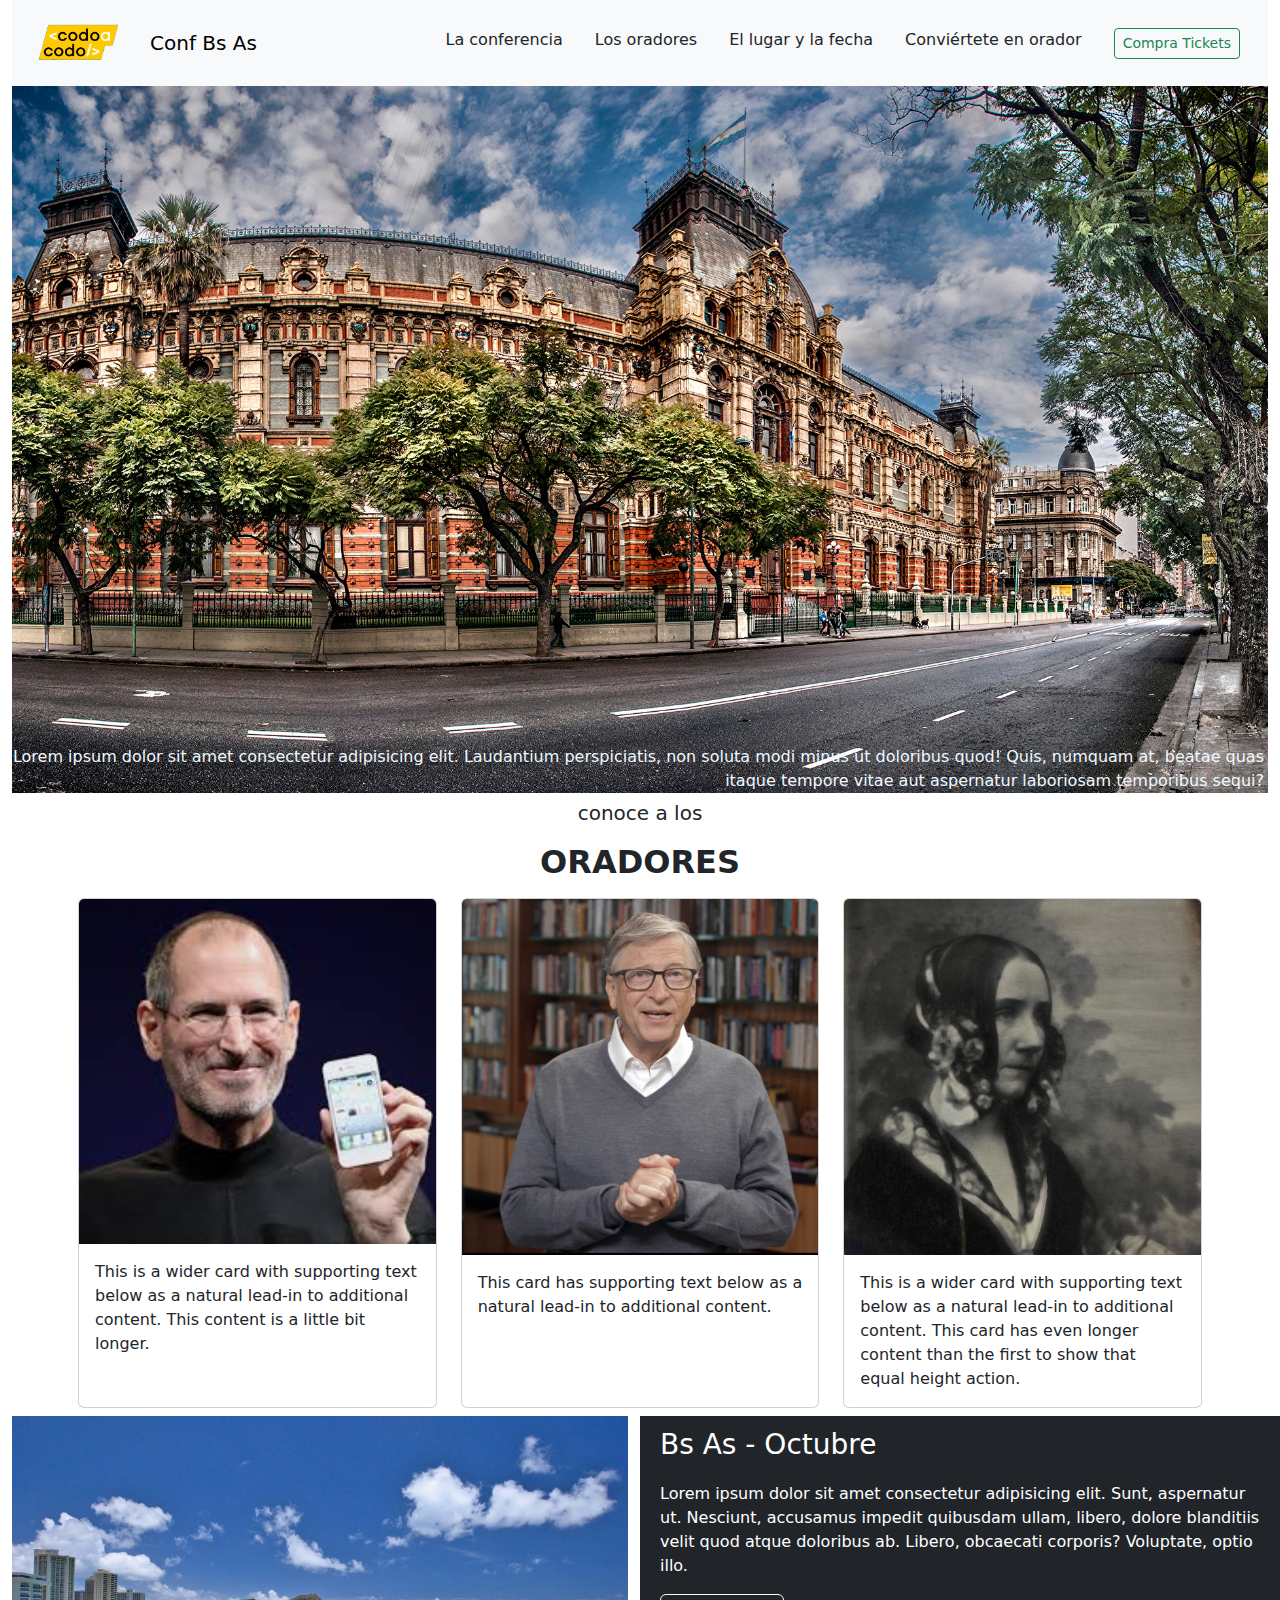
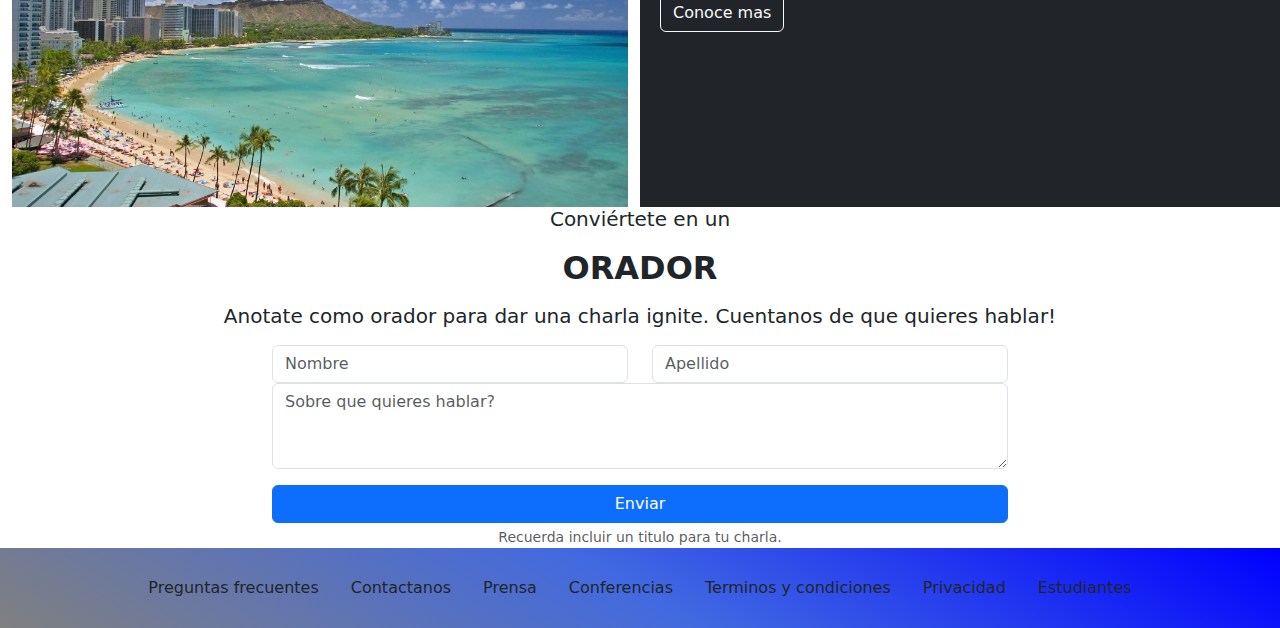
<file: index.html>
<!DOCTYPE html>
<html lang="en">

<head>
    <meta charset="UTF-8">
    <meta http-equiv="X-UA-Compatible" content="IE=edge">
    <meta name="viewport" content="width=device-width, initial-scale=1.0">
    <link rel="stylesheet" href="bootstrap.min.css">
    <link rel="stylesheet" href="estilos.css">
    <title>TP Integrador</title>
</head>

<body>
    <header>

        <div class="container-fluid text-center">
            <nav class="navbar navbar-expand-lg bg-body-tertiary">
                <div class="container-fluid">
                    <a class="navbar-brand" href="#">
                        <img src="img/codoacodo.png" alt="Bootstrap" width="110" height="60">
                    </a>
                    <a class="navbar-brand" href="#">Conf Bs As</a>
                    <div class="collapse navbar-collapse justify-content-end" id="navbarSupportedContent">
                        <ul class="nav">
                            <li class="nav-item">
                                <a class="nav-link text-reset" aria-current="page" href="#">La conferencia</a>
                            </li>
                            <li class="nav-item">
                                <a class="nav-link text-reset" href="#">Los oradores</a>
                            </li>
                            <li class="nav-item">
                                <a class="nav-link text-reset" href="#">El lugar y la fecha</a>
                            </li>
                            <li class="nav-item">
                                <a class="nav-link text-reset" href="#">Conviértete en orador</a>
                            </li>
                            <li class="nav-item">
                                <a class="nav-link text-reset" href="ticket.html"><button  id='bticket' type="button"
                                        class="btn btn-outline-success btn-sm">Compra Tickets</button></a>
                            </li>
                        </ul>
                    </div>
                </div>
            </nav>
        </div>
    </header>
    <section>

        <div class="container-fluid" id="padre">
            <img src="img/ba1.jpg" class="img-fluid" alt="...">
            <div class="card-title text-end">Lorem ipsum dolor sit amet consectetur adipisicing elit. Laudantium
                perspiciatis, non
                soluta modi minus ut doloribus quod! Quis, numquam at, beatae quas itaque tempore vitae aut aspernatur
                laboriosam temporibus sequi?</div>
        </div>
        <div class="container p-2">
            <div>
                <p class="text-center fs-5 lh-sm">conoce a los</p>
                <p class="text-center fs-2 fw-bold lh-sm mt-0 ">ORADORES</p>
            </div>
            <div class="row row-cols-1 row-cols-md-3 g-4">
                <div class="col">
                    <div class="card h-100">
                        <img src="img/steve.jpg" class="card-img-top" alt="...">
                        <div class="card-body">
                            <p class="card-text">This is a wider card with supporting text below as a natural lead-in to
                                additional content. This content is a little bit longer.</p>
                        </div>
                    </div>
                </div>
                <div class="col">
                    <div class="card h-100">
                        <img src="img/bill.jpg" class="card-img-top" alt="...">
                        <div class="card-body">
                            <p class="card-text">This card has supporting text below as a natural lead-in to additional
                                content.</p>
                        </div>
                    </div>
                </div>
                <div class="col">
                    <div class="card h-100">
                        <img src="img/ada.jpeg" class="card-img-top" alt="...">
                        <div class="card-body">
                            <p class="card-text">This is a wider card with supporting text below as a natural lead-in to
                                additional content. This card has even longer content than the first to show that equal
                                height action.</p>
                        </div>
                    </div>
                </div>
            </div>
        </div>
        <div class="container-fluid">
            <div class="row">
                <div class="col-6 start-0">
                    <img src="img/honolulu.jpg" class="img-fluid" alt="...">
                </div>
                <div class="col-6 end-0 bg-dark">
                    <p class="text-start text-white fs-3 p-2 m-0">Bs As - Octubre</p>
                    <p class="text-start text-white fs-6 p-2 m-0">Lorem ipsum dolor sit amet consectetur adipisicing
                        elit. Sunt, aspernatur ut. Nesciunt, accusamus impedit quibusdam ullam, libero, dolore
                        blanditiis
                        velit quod atque doloribus ab. Libero, obcaecati corporis? Voluptate, optio illo.
                    </p>
                    <button type="button" class="btn btn-outline-light m-2">Conoce mas</button>
                </div>
            </div>
        </div>
        <div class="container-fluid">
            <div class="row">
                <p class="text-center fs-5 lh-sm">Conviértete en un</p>
                <p class="text-center fs-2 fw-bold lh-sm mt-0 ">ORADOR</p>
                <p class="text-center fs-5 lh-sm">Anotate como orador para dar una charla ignite. Cuentanos de que
                    quieres
                    hablar!</p>
            </div>
            <div class="container text-center">
                <div class="row justify-content-md-center">
                    <div class="col-4">
                        <input type="text" class="form-control" placeholder="Nombre" aria-label="First name">
                    </div>
                    <div class="col-4">
                        <input type="text" class="form-control" placeholder="Apellido" aria-label="Last name">
                    </div>
                    <div class="mb-3 col-8">
                        <!-- <label for="exampleFormControlTextarea1" class="form-label">Example textarea</label> -->
                        <textarea class="form-control" placeholder="Sobre que quieres hablar?"
                            id="exampleFormControlTextarea1" rows="3"></textarea>
                    </div>
                    <div class="d-grid gap-2 col-8">
                        <button class="btn btn-primary" type="button">Enviar</button>
                    </div>
                    <div class="form-text">
                        Recuerda incluir un titulo para tu charla.
                    </div>
                </div>
            </div>
        </div>
    </section>
    <footer>

        <div class="footer d-flex align-items-center">
            <div class="m-auto">
                <ul class="nav justify-content-center">
                    <li class="nav-item">
                        <a class="nav-link text-reset" href="#">Preguntas frecuentes</a>
                    </li>
                    <li class="nav-item">
                        <a class="nav-link text-reset" href="#">Contactanos</a>
                    </li>
                    <li class="nav-item">
                        <a class="nav-link text-reset" href="#">Prensa</a>
                    </li>
                    <li class="nav-item">
                        <a class="nav-link text-reset" href="#">Conferencias</a>
                    </li>
                    <li class="nav-item">
                        <a class="nav-link text-reset" href="#">Terminos y condiciones</a>
                    </li>
                    <li class="nav-item">
                        <a class="nav-link text-reset" href="#">Privacidad</a>
                    </li>
                    <li class="nav-item">
                        <a class="nav-link text-reset" href="#">Estudiantes</a>
                    </li>
                </ul>
            </div>
        </div>
    </footer>
    <script src="main.js"></script>
</body>

</html>
</file>
<file: estilos.css>
/* .nav-item{
    text-color: #f8f4f4;
} */

#padre{
    position: relative;
    /* display: inline-block; */
}

.card-title {
    position: absolute;    /* posición absolute con respecto al padre */
    bottom: 0;             /* posicionada en la esquina inferior derecha */
    right: 1rem;
    color: aliceblue;
  }

.footer{
    background:linear-gradient(30deg,grey,royalblue,blue);
    height: 80px;
}
</file>
